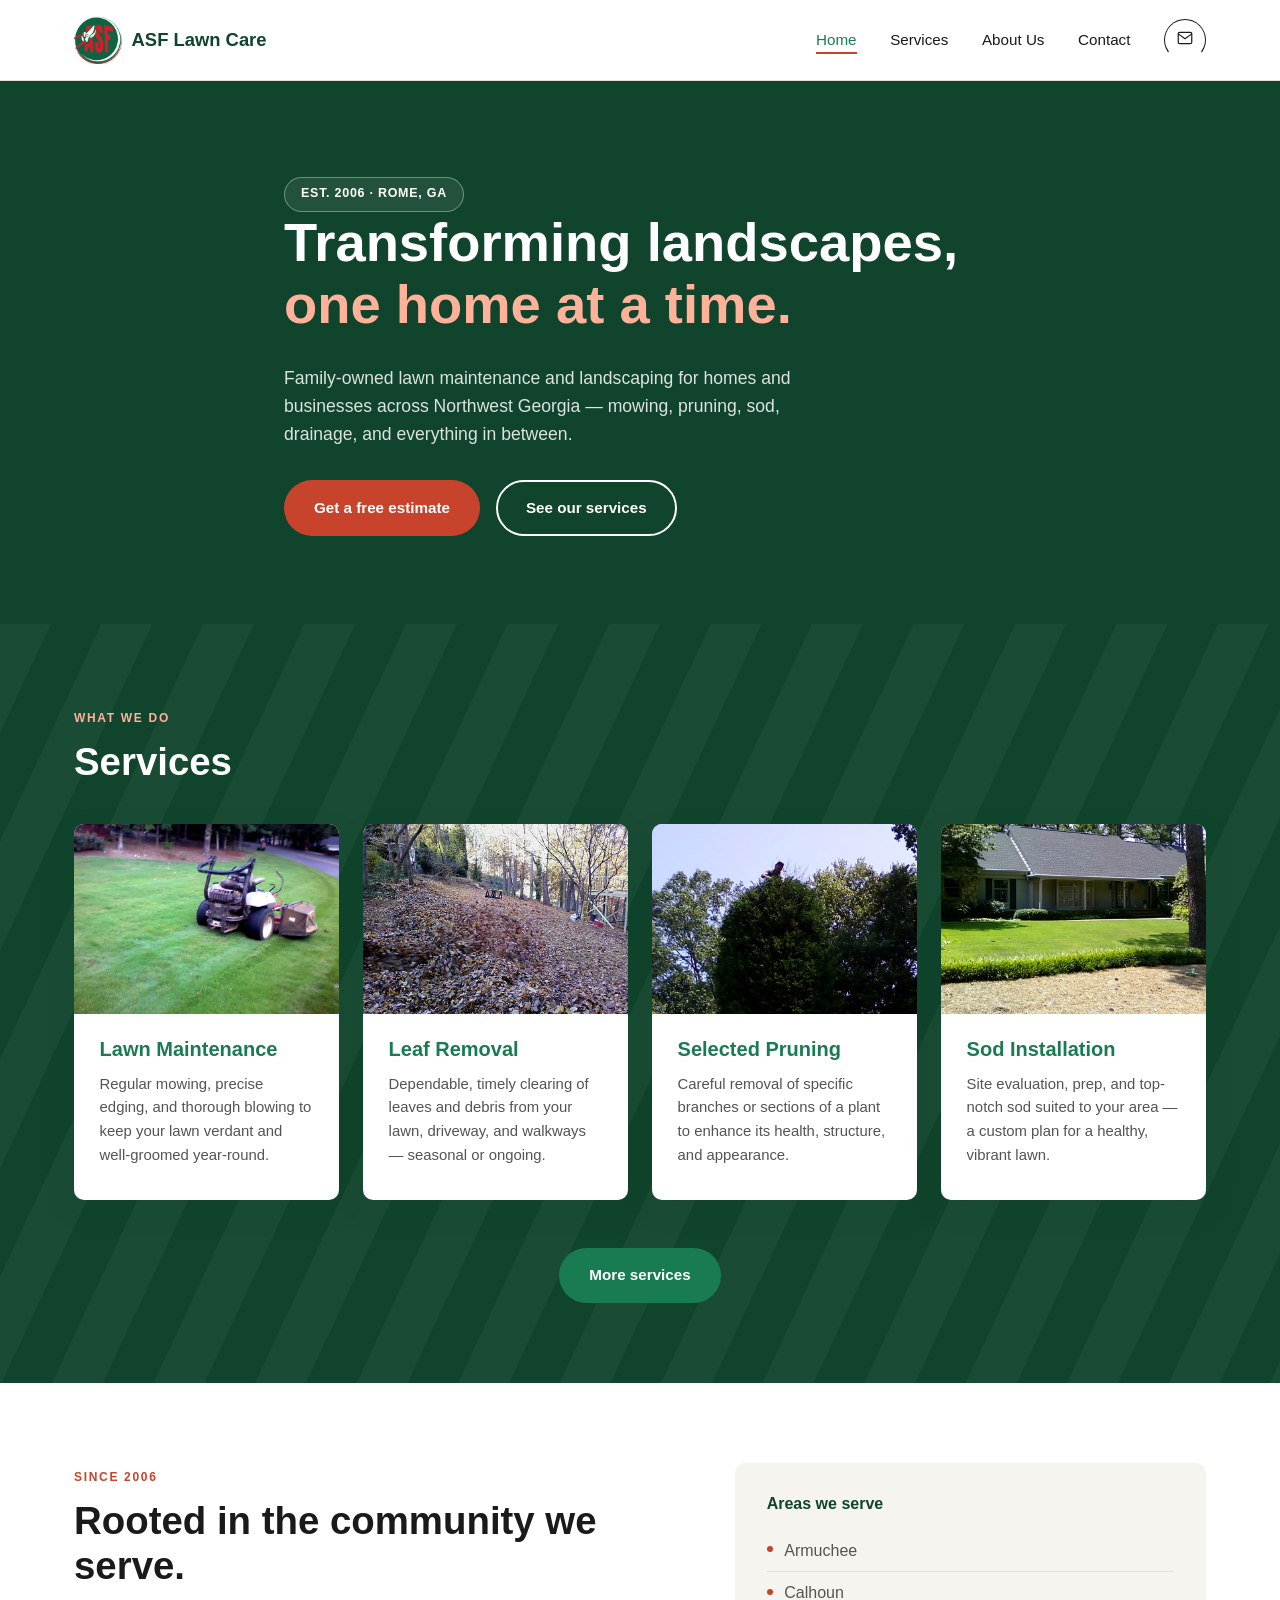
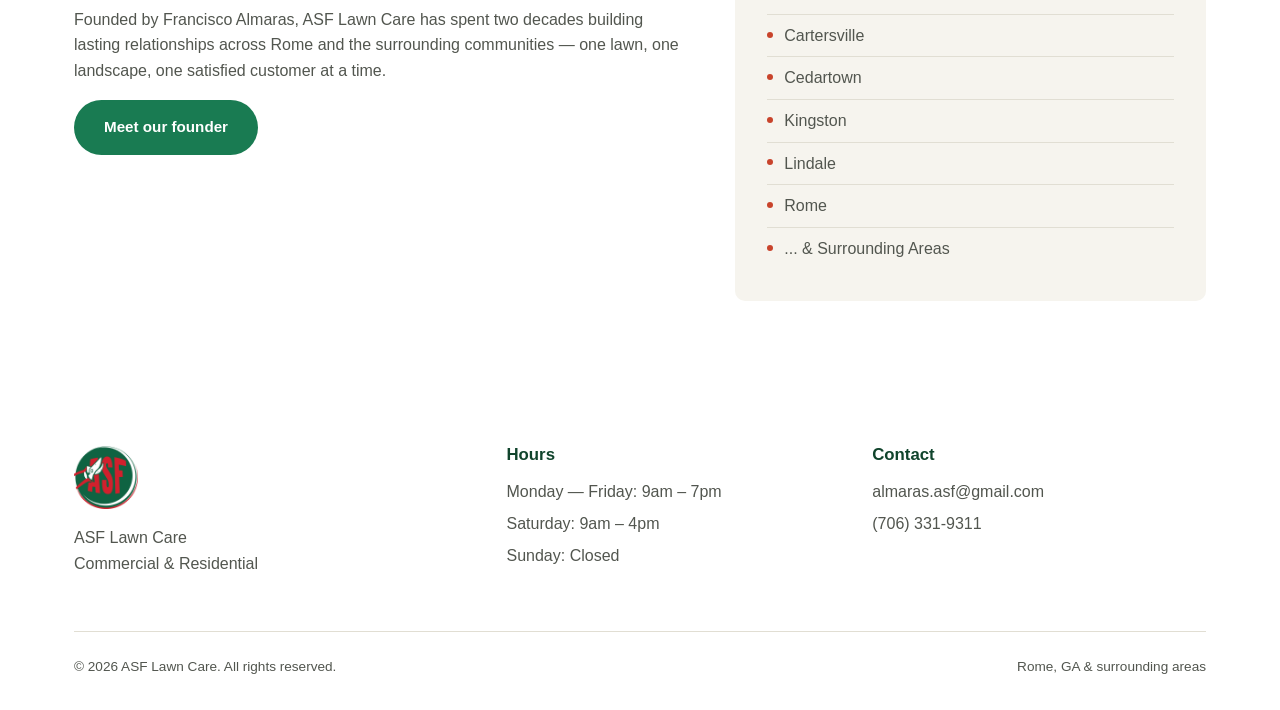
<file: index.html>
<!DOCTYPE html>
<html lang="en">
<head>
<meta charset="UTF-8">
<meta name="viewport" content="width=device-width, initial-scale=1.0">
<title>ASF Lawn Care | Lawn &amp; Landscape Care in Rome, GA</title>
<meta name="description" content="Family-owned lawn care and landscaping serving Rome, Armuchee, Cartersville, Calhoun, Cedartown, Kingston &amp; Lindale, GA since 2006.">
<meta http-equiv="Content-Security-Policy" content="default-src 'self'; script-src 'self'; style-src 'self' https://fonts.googleapis.com; font-src https://fonts.gstatic.com; img-src 'self'; connect-src 'self' https://formspree.io; form-action 'self' https://formspree.io; frame-ancestors 'none'; base-uri 'self'; object-src 'none';">

<link rel="preconnect" href="https://fonts.googleapis.com">
<link rel="preconnect" href="https://fonts.gstatic.com" crossorigin>
<link href="https://fonts.googleapis.com/css2?family=DM+Sans:wght@400;500;700&family=Poppins:wght@500;600;700&display=swap" rel="stylesheet">

<link rel="stylesheet" href="css/style.css">
<link rel="stylesheet" href="css/index.css">
</head>
<body>

<!-- ========== HEADER ========== -->
<header class="site-header">
  <nav class="nav">
    <a href="index.html" class="nav__logo">
      <!-- PLACEHOLDER LOGO MARK — swap for images/logo-color.png once uploaded -->
      <span class="nav__logo-mark"><img src="images/asf_logo.png" alt="ASF Lawn Care logo"></span>
      ASF Lawn Care
    </a>

    <button class="nav__toggle" id="navToggle" aria-label="Toggle menu" aria-expanded="false">
      <span></span><span></span><span></span>
    </button>

    <ul class="nav__links" id="navLinks">
      <li><a href="index.html" aria-current="page">Home</a></li>
      <li><a href="services.html">Services</a></li>
      <li><a href="about.html">About Us</a></li>
      <li><a href="contact.html">Contact</a></li>
      <li>
        <a href="contact.html" class="nav__contact-btn" aria-label="Contact us">
          <svg viewBox="0 0 24 24" fill="none" xmlns="http://www.w3.org/2000/svg">
            <path d="M3 6.5L12 13L21 6.5" stroke="currentColor" stroke-width="1.6" stroke-linecap="round" stroke-linejoin="round"/>
            <rect x="3" y="4.5" width="18" height="15" rx="2" stroke="currentColor" stroke-width="1.6"/>
          </svg>
        </a>
      </li>
    </ul>
  </nav>
</header>

<!-- ========== HERO ========== -->
<section class="hero mow-stripes">
  <div class="container hero__inner">
    <span class="badge">Est. 2006 · Rome, GA</span>
    <h1>Transforming landscapes, <span>one home at a time.</span></h1>
    <p class="hero__lede">Family-owned lawn maintenance and landscaping for homes and businesses across Northwest Georgia — mowing, pruning, sod, drainage, and everything in between.</p>
    <div class="hero__actions">
      <a href="contact.html" class="btn btn--rust">Get a free estimate</a>
      <a href="services.html" class="btn btn--outline">See our services</a>
    </div>
  </div>
</section>

<!-- ========== SERVICES PREVIEW ========== -->
<section class="section section--forest mow-stripes">
  <div class="container">
    <div class="section-head">
      <span class="eyebrow">What we do</span>
      <h2>Services</h2>
    </div>

    <div class="service-grid">
      <article class="service-card">
        <img class="service-card__img" src="images/services/lawn-maintenance.jpg" alt="Zero-turn mower cutting fresh stripes into a lawn" loading="lazy" width="800" height="600">
        <div class="service-card__body">
          <h3>Lawn Maintenance</h3>
          <p>Regular mowing, precise edging, and thorough blowing to keep your lawn verdant and well-groomed year-round.</p>
        </div>
      </article>
      <article class="service-card">
        <img class="service-card__img" src="images/services/leaf-removal.jpg" alt="Leaves being cleared from a wooded backyard" loading="lazy" width="800" height="600">
        <div class="service-card__body">
          <h3>Leaf Removal</h3>
          <p>Dependable, timely clearing of leaves and debris from your lawn, driveway, and walkways — seasonal or ongoing.</p>
        </div>
      </article>
      <article class="service-card">
        <img class="service-card__img" src="images/services/selected-pruning.jpg" alt="ASF crew member trimming the top of a tall hedge" loading="lazy" width="800" height="600">
        <div class="service-card__body">
          <h3>Selected Pruning</h3>
          <p>Careful removal of specific branches or sections of a plant to enhance its health, structure, and appearance.</p>
        </div>
      </article>
      <article class="service-card">
        <img class="service-card__img" src="images/services/sod-installation.jpg" alt="Lush, healthy lawn in front of a home" loading="lazy" width="800" height="600">
        <div class="service-card__body">
          <h3>Sod Installation</h3>
          <p>Site evaluation, prep, and top-notch sod suited to your area — a custom plan for a healthy, vibrant lawn.</p>
        </div>
      </article>
    </div>

    <div class="service-grid__more">
      <a href="services.html" class="btn btn--primary">More services</a>
    </div>
  </div>
</section>

<!-- ========== ABOUT TEASER ========== -->
<section class="section about-teaser">
  <div class="container about-teaser__grid">
    <div>
      <span class="eyebrow">Since 2006</span>
      <h2>Rooted in the community we serve.</h2>
      <p>Founded by Francisco Almaras, ASF Lawn Care has spent two decades building lasting relationships across Rome and the surrounding communities — one lawn, one landscape, one satisfied customer at a time.</p>
      <a href="about.html" class="btn btn--primary">Meet our founder</a>
    </div>
    <div class="about-teaser__areas">
      <h4>Areas we serve</h4>
      <ul class="area-list">
        <li>Armuchee</li>
        <li>Calhoun</li>
        <li>Cartersville</li>
        <li>Cedartown</li>
        <li>Kingston</li>
        <li>Lindale</li>
        <li>Rome</li>
        <li>... &amp; Surrounding Areas</li>
      </ul>
    </div>
  </div>
</section>

<!-- ========== FOOTER ========== -->
<footer class="site-footer">
  <div class="container">
    <div class="footer-grid">
      <div class="footer-col">
        <a href="index.html" class="nav__logo footer-logo">
          <span class="nav__logo-mark"><img src="images/asf_logo.png" alt="ASF Lawn Care logo"></span>
        </a>
        <p>ASF Lawn Care<br>Commercial &amp; Residential</p>
      </div>
      <div class="footer-col">
        <h4>Hours</h4>
        <p>Monday — Friday: 9am – 7pm</p>
        <p>Saturday: 9am – 4pm</p>
        <p>Sunday: Closed</p>
      </div>
      <div class="footer-col">
        <h4>Contact</h4>
        <p><a href="mailto:almaras.asf@gmail.com">almaras.asf@gmail.com</a></p>
        <p><a href="tel:+17063319311">(706) 331-9311</a></p>
      </div>
    </div>
    <div class="footer-bottom">
      <span>© <span id="year"></span> ASF Lawn Care. All rights reserved.</span>
      <span>Rome, GA &amp; surrounding areas</span>
    </div>
  </div>
</footer>

<script src="js/main.js"></script>
</body>
</html>
</file>
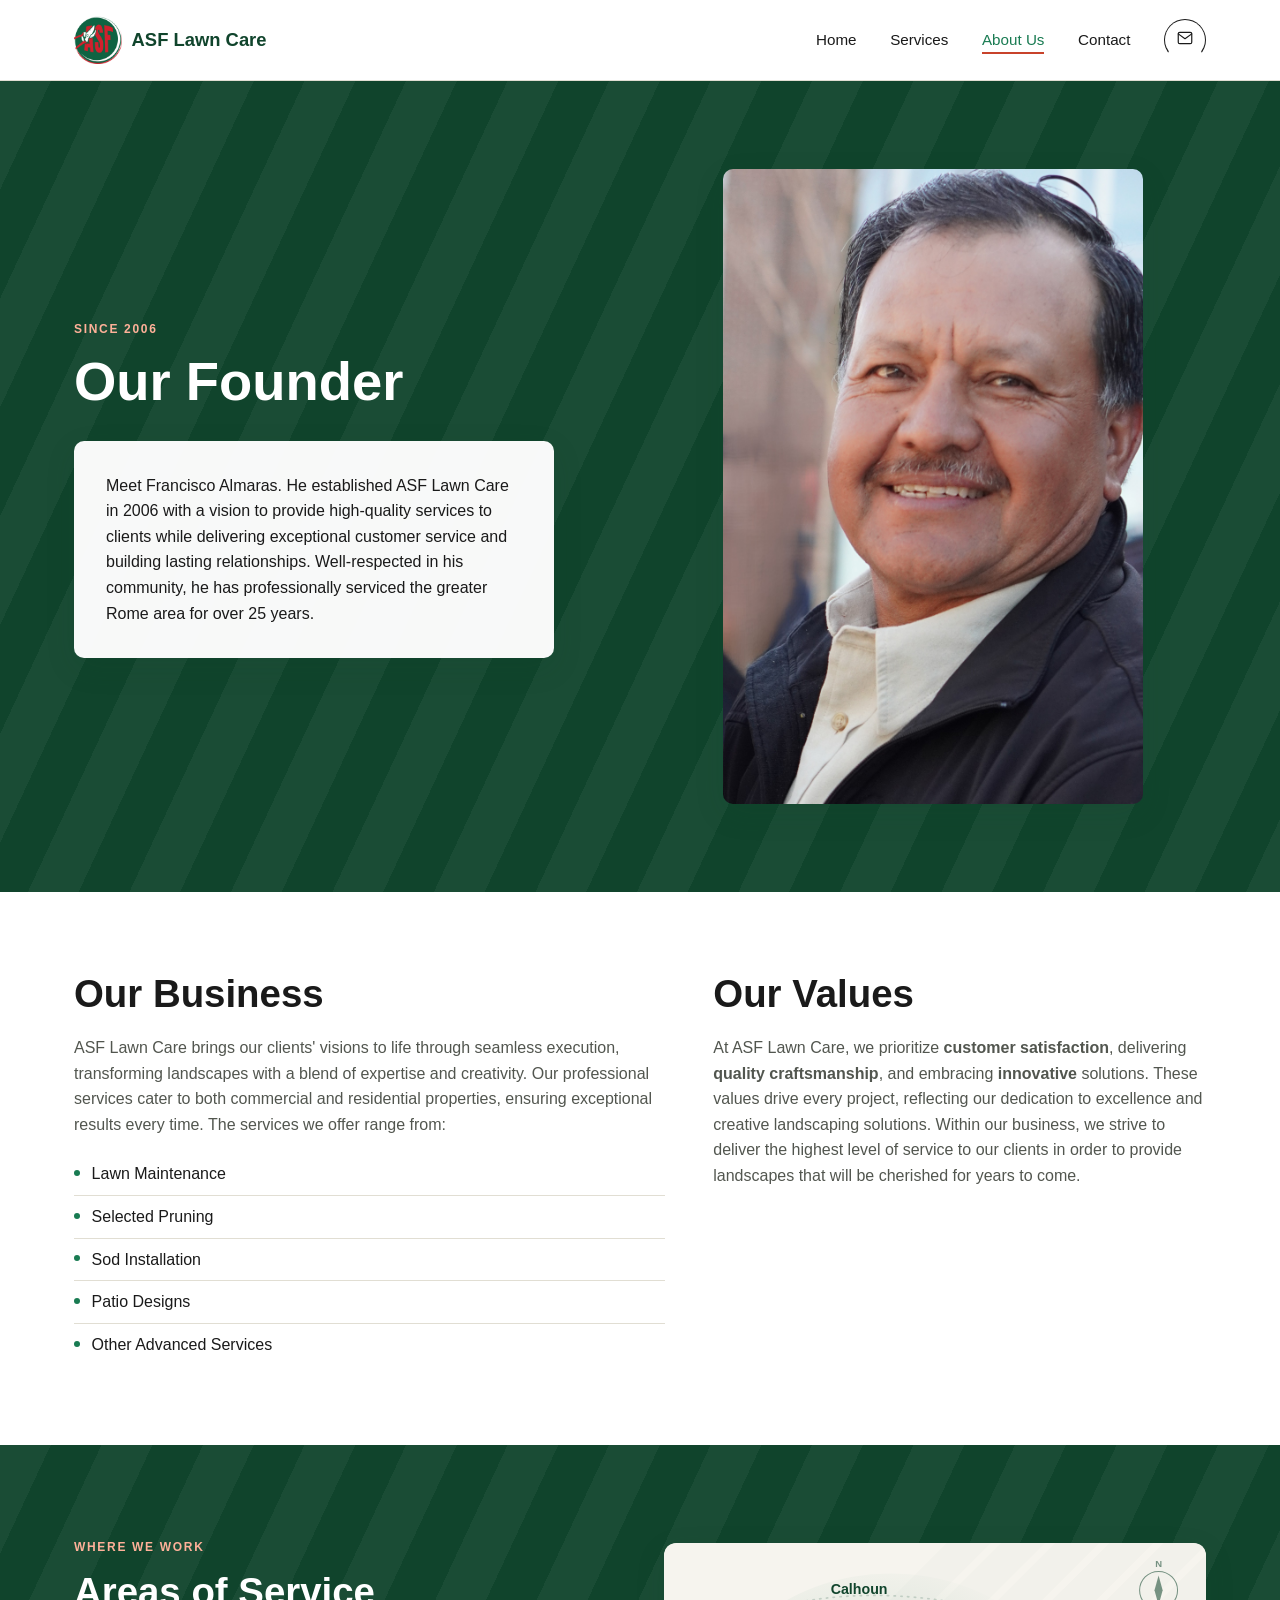
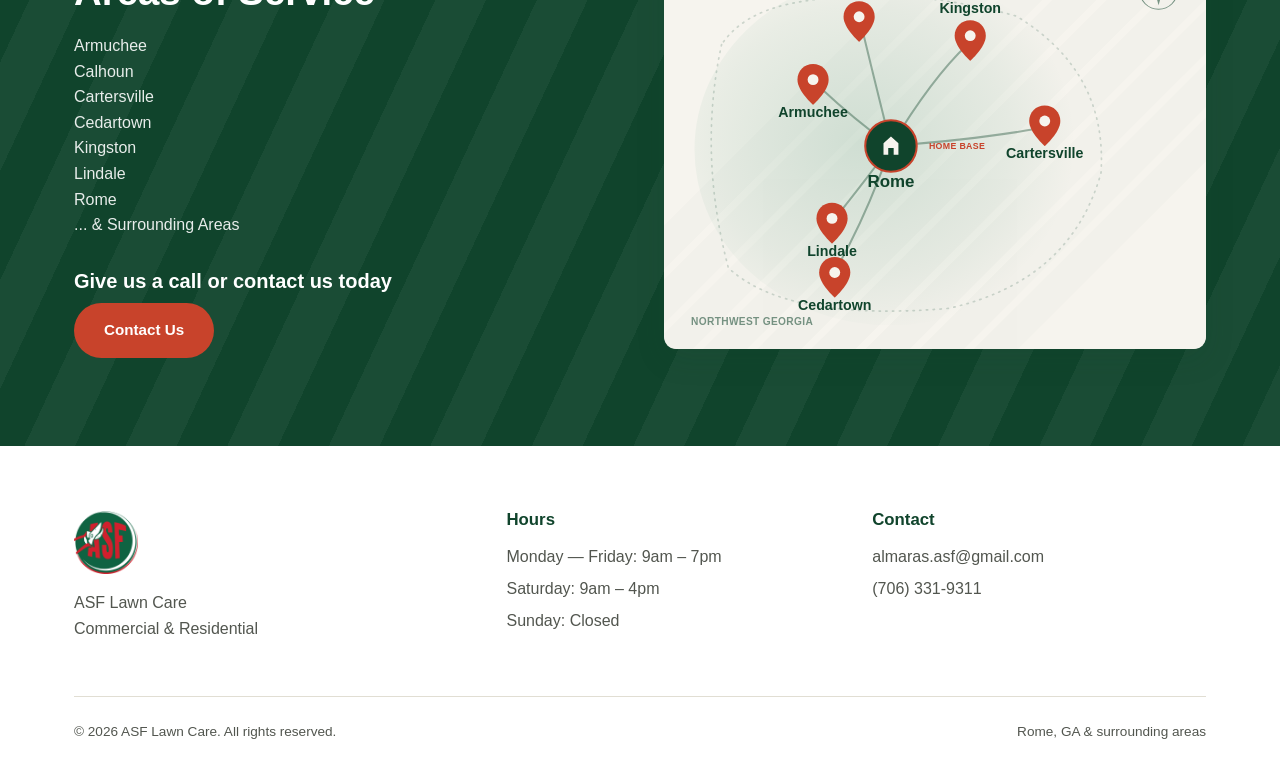
<file: about.html>
<!DOCTYPE html>
<html lang="en">
<head>
<meta charset="UTF-8">
<meta name="viewport" content="width=device-width, initial-scale=1.0">
<title>About Us | ASF Lawn Care</title>
<meta name="description" content="Meet Francisco Almaras, founder of ASF Lawn Care, serving the greater Rome, GA area since 2006.">
<meta http-equiv="Content-Security-Policy" content="default-src 'self'; script-src 'self'; style-src 'self' https://fonts.googleapis.com; font-src https://fonts.gstatic.com; img-src 'self'; connect-src 'self' https://formspree.io; form-action 'self' https://formspree.io; frame-ancestors 'none'; base-uri 'self'; object-src 'none';">

<link rel="preconnect" href="https://fonts.googleapis.com">
<link rel="preconnect" href="https://fonts.gstatic.com" crossorigin>
<link href="https://fonts.googleapis.com/css2?family=DM+Sans:wght@400;500;700&family=Poppins:wght@500;600;700&display=swap" rel="stylesheet">

<link rel="stylesheet" href="css/style.css">
<link rel="stylesheet" href="css/about.css">
</head>
<body>

<!-- ========== HEADER ========== -->
<header class="site-header">
  <nav class="nav">
    <a href="index.html" class="nav__logo">
      <span class="nav__logo-mark"><img src="images/asf_logo.png" alt="ASF Lawn Care logo"></span>
      ASF Lawn Care
    </a>
    <button class="nav__toggle" id="navToggle" aria-label="Toggle menu" aria-expanded="false">
      <span></span><span></span><span></span>
    </button>
    <ul class="nav__links" id="navLinks">
      <li><a href="index.html">Home</a></li>
      <li><a href="services.html">Services</a></li>
      <li><a href="about.html" aria-current="page">About Us</a></li>
      <li><a href="contact.html">Contact</a></li>
      <li>
        <a href="contact.html" class="nav__contact-btn" aria-label="Contact us">
          <svg viewBox="0 0 24 24" fill="none" xmlns="http://www.w3.org/2000/svg">
            <path d="M3 6.5L12 13L21 6.5" stroke="currentColor" stroke-width="1.6" stroke-linecap="round" stroke-linejoin="round"/>
            <rect x="3" y="4.5" width="18" height="15" rx="2" stroke="currentColor" stroke-width="1.6"/>
          </svg>
        </a>
      </li>
    </ul>
  </nav>
</header>

<!-- ========== OUR FOUNDER ========== -->
<section class="section section--forest mow-stripes founder-section">
  <div class="container founder-grid">
    <div class="founder-copy">
      <span class="eyebrow">Since 2006</span>
      <h1>Our Founder</h1>
      <div class="founder-card">
        <p>Meet Francisco Almaras. He established ASF Lawn Care in 2006 with a vision to provide high-quality services to clients while delivering exceptional customer service and building lasting relationships. Well-respected in his community, he has professionally serviced the greater Rome area for over 25 years.</p>
      </div>
    </div>
    <img class="founder-photo" src="images/founder.jpg" alt="Francisco Almaras, founder of ASF Lawn Care" width="900" height="1374">
  </div>
</section>

<!-- ========== OUR BUSINESS / VALUES ========== -->
<section class="section">
  <div class="container business-grid">
    <div>
      <h2>Our Business</h2>
      <p>ASF Lawn Care brings our clients' visions to life through seamless execution, transforming landscapes with a blend of expertise and creativity. Our professional services cater to both commercial and residential properties, ensuring exceptional results every time. The services we offer range from:</p>
      <ul class="business-list">
        <li>Lawn Maintenance</li>
        <li>Selected Pruning</li>
        <li>Sod Installation</li>
        <li>Patio Designs</li>
        <li>Other Advanced Services</li>
      </ul>
    </div>
    <div>
      <h2>Our Values</h2>
      <p>At ASF Lawn Care, we prioritize <strong>customer satisfaction</strong>, delivering <strong>quality craftsmanship</strong>, and embracing <strong>innovative</strong> solutions. These values drive every project, reflecting our dedication to excellence and creative landscaping solutions. Within our business, we strive to deliver the highest level of service to our clients in order to provide landscapes that will be cherished for years to come.</p>
    </div>
  </div>
</section>

<!-- ========== AREAS OF SERVICE ========== -->
<section class="section section--forest mow-stripes areas-section">
  <div class="container areas-grid">
    <div>
      <span class="eyebrow">Where we work</span>
      <h2>Areas of Service</h2>
      <ul class="area-list area-list--light">
        <li>Armuchee</li>
        <li>Calhoun</li>
        <li>Cartersville</li>
        <li>Cedartown</li>
        <li>Kingston</li>
        <li>Lindale</li>
        <li>Rome</li>
        <li>... &amp; Surrounding Areas</li>
      </ul>
      <h3 class="areas-cta-heading">Give us a call or contact us today</h3>
      <a href="contact.html" class="btn btn--rust">Contact Us</a>
    </div>
    <img class="areas-photo" src="images/areas-map.svg" alt="Map of ASF Lawn Care's Northwest Georgia service area, centered on Rome, GA, covering Armuchee, Cartersville, Calhoun, Cedartown, Kingston, and Lindale" width="800" height="600">
  </div>
</section>

<!-- ========== FOOTER ========== -->
<footer class="site-footer">
  <div class="container">
    <div class="footer-grid">
      <div class="footer-col">
        <a href="index.html" class="nav__logo footer-logo">
          <span class="nav__logo-mark"><img src="images/asf_logo.png" alt="ASF Lawn Care logo"></span>
        </a>
        <p>ASF Lawn Care<br>Commercial &amp; Residential</p>
      </div>
      <div class="footer-col">
        <h4>Hours</h4>
        <p>Monday — Friday: 9am – 7pm</p>
        <p>Saturday: 9am – 4pm</p>
        <p>Sunday: Closed</p>
      </div>
      <div class="footer-col">
        <h4>Contact</h4>
        <p><a href="mailto:almaras.asf@gmail.com">almaras.asf@gmail.com</a></p>
        <p><a href="tel:+17063319311">(706) 331-9311</a></p>
      </div>
    </div>
    <div class="footer-bottom">
      <span>© <span id="year"></span> ASF Lawn Care. All rights reserved.</span>
      <span>Rome, GA &amp; surrounding areas</span>
    </div>
  </div>
</footer>

<script src="js/main.js"></script>
</body>
</html>
</file>
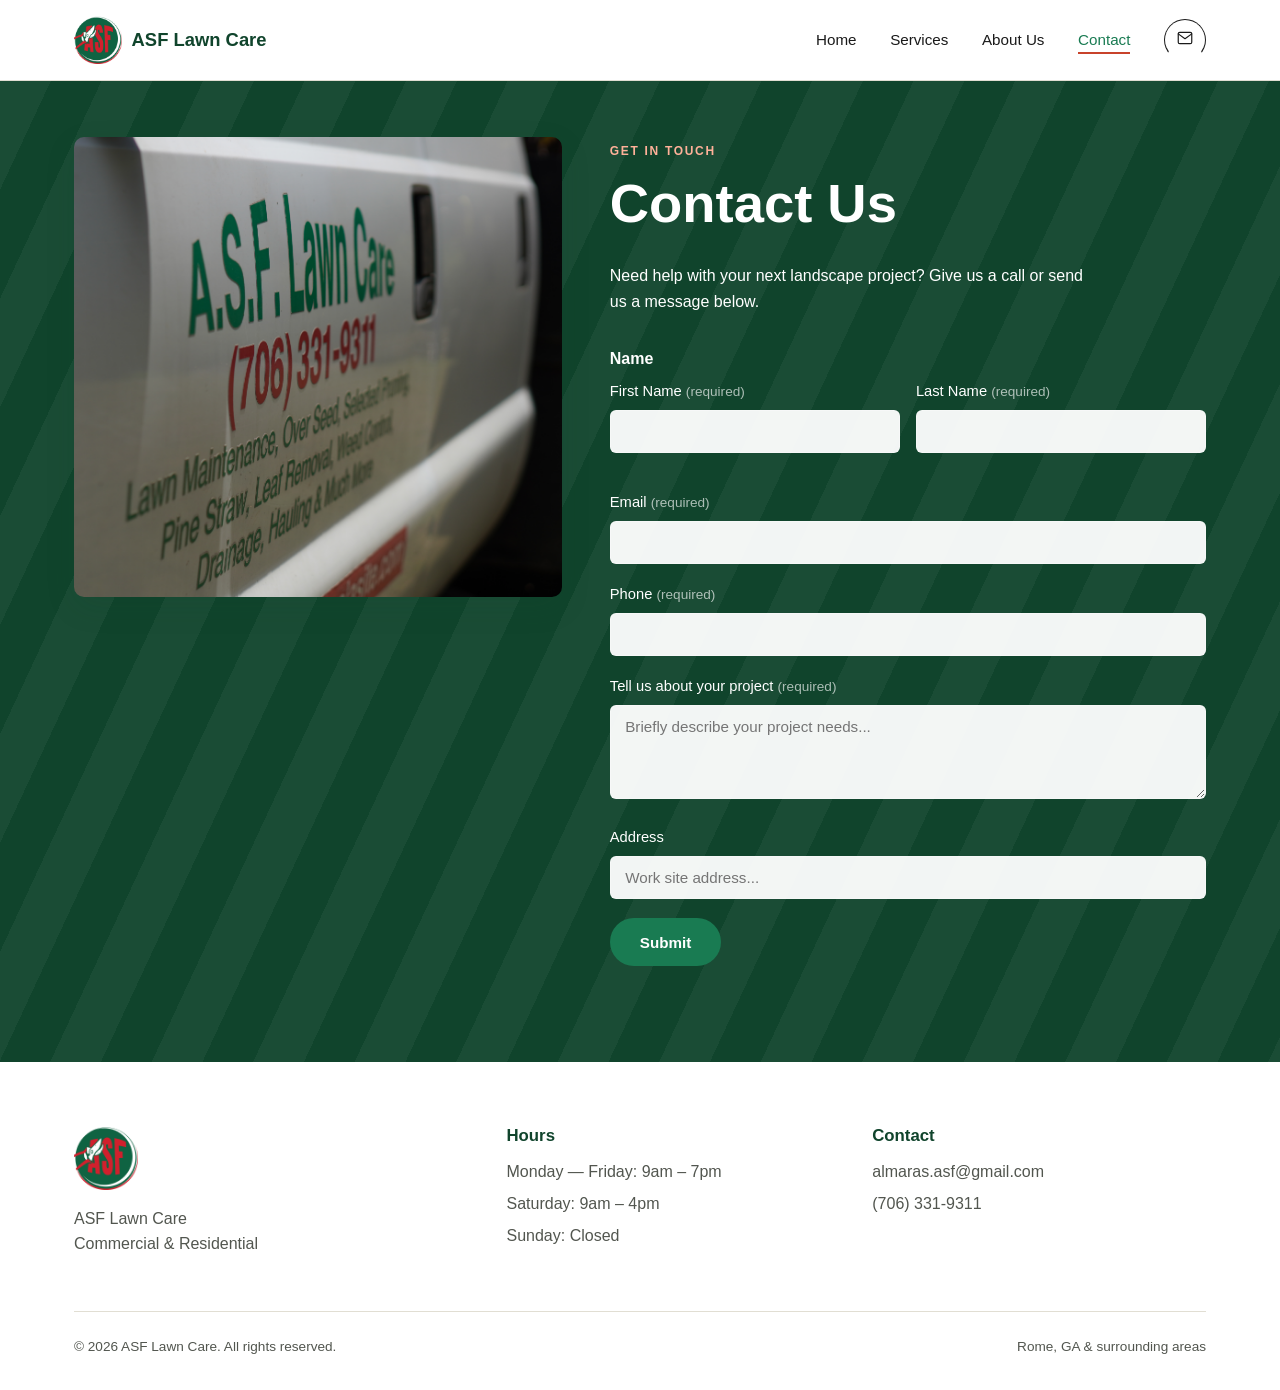
<file: contact.html>
<!DOCTYPE html>
<html lang="en">
<head>
<meta charset="UTF-8">
<meta name="viewport" content="width=device-width, initial-scale=1.0">
<title>Contact | ASF Lawn Care</title>
<meta name="description" content="Get a free estimate from ASF Lawn Care. Serving Rome, Armuchee, Cartersville, Calhoun, Cedartown, Kingston &amp; Lindale, GA.">
<meta http-equiv="Content-Security-Policy" content="default-src 'self'; script-src 'self'; style-src 'self' https://fonts.googleapis.com; font-src https://fonts.gstatic.com; img-src 'self'; connect-src 'self' https://formspree.io; form-action 'self' https://formspree.io; frame-ancestors 'none'; base-uri 'self'; object-src 'none';">

<link rel="preconnect" href="https://fonts.googleapis.com">
<link rel="preconnect" href="https://fonts.gstatic.com" crossorigin>
<link href="https://fonts.googleapis.com/css2?family=DM+Sans:wght@400;500;700&family=Poppins:wght@500;600;700&display=swap" rel="stylesheet">

<link rel="stylesheet" href="css/style.css">
<link rel="stylesheet" href="css/contact.css">
</head>
<body>

<!-- ========== HEADER ========== -->
<header class="site-header">
  <nav class="nav">
    <a href="index.html" class="nav__logo">
      <span class="nav__logo-mark"><img src="images/asf_logo.png" alt="ASF Lawn Care logo"></span>
      ASF Lawn Care
    </a>
    <button class="nav__toggle" id="navToggle" aria-label="Toggle menu" aria-expanded="false">
      <span></span><span></span><span></span>
    </button>
    <ul class="nav__links" id="navLinks">
      <li><a href="index.html">Home</a></li>
      <li><a href="services.html">Services</a></li>
      <li><a href="about.html">About Us</a></li>
      <li><a href="contact.html" aria-current="page">Contact</a></li>
      <li>
        <a href="contact.html" class="nav__contact-btn" aria-label="Contact us">
          <svg viewBox="0 0 24 24" fill="none" xmlns="http://www.w3.org/2000/svg">
            <path d="M3 6.5L12 13L21 6.5" stroke="currentColor" stroke-width="1.6" stroke-linecap="round" stroke-linejoin="round"/>
            <rect x="3" y="4.5" width="18" height="15" rx="2" stroke="currentColor" stroke-width="1.6"/>
          </svg>
        </a>
      </li>
    </ul>
  </nav>
</header>

<!-- ========== CONTACT ========== -->
<section class="section section--forest mow-stripes contact-section">
  <div class="container contact-grid">

    <img class="contact-photo" src="images/truck-decal.jpg" alt="Close-up of the A.S.F. Lawn Care truck decal, showing the phone number (706) 331-9311 and list of services" width="1300" height="1143">

    <div class="contact-form-wrap">
      <span class="eyebrow">Get in touch</span>
      <h1>Contact Us</h1>
      <p class="contact-intro">Need help with your next landscape project? Give us a call or send us a message below.</p>

      <form id="contactForm" action="https://formspree.io/f/xvkgojwn" method="POST" novalidate>
        <input type="hidden" name="_subject" id="formSubject" value="New ASF Lawn Care website lead">
        <fieldset>
          <legend>Name</legend>
          <div class="form-row">
            <div class="form-field">
              <label for="firstName">First Name <span>(required)</span></label>
              <input type="text" id="firstName" name="firstName" required>
            </div>
            <div class="form-field">
              <label for="lastName">Last Name <span>(required)</span></label>
              <input type="text" id="lastName" name="lastName" required>
            </div>
          </div>
        </fieldset>

        <div class="form-field">
          <label for="email">Email <span>(required)</span></label>
          <input type="email" id="email" name="email" required>
        </div>

        <div class="form-field">
          <label for="phone">Phone <span>(required)</span></label>
          <input type="tel" id="phone" name="phone" required>
        </div>

        <div class="form-field">
          <label for="message">Tell us about your project <span>(required)</span></label>
          <textarea id="message" name="message" rows="4" placeholder="Briefly describe your project needs..." required></textarea>
        </div>

        <div class="form-field">
          <label for="address">Address</label>
          <input type="text" id="address" name="address" placeholder="Work site address...">
        </div>

        <button type="submit" class="btn btn--primary">Submit</button>
        <p class="form-status" id="formStatus" role="status" aria-live="polite"></p>
      </form>
    </div>
  </div>
</section>

<!-- ========== FOOTER ========== -->
<footer class="site-footer">
  <div class="container">
    <div class="footer-grid">
      <div class="footer-col">
        <a href="index.html" class="nav__logo footer-logo">
          <span class="nav__logo-mark"><img src="images/asf_logo.png" alt="ASF Lawn Care logo"></span>
        </a>
        <p>ASF Lawn Care<br>Commercial &amp; Residential</p>
      </div>
      <div class="footer-col">
        <h4>Hours</h4>
        <p>Monday — Friday: 9am – 7pm</p>
        <p>Saturday: 9am – 4pm</p>
        <p>Sunday: Closed</p>
      </div>
      <div class="footer-col">
        <h4>Contact</h4>
        <p><a href="mailto:almaras.asf@gmail.com">almaras.asf@gmail.com</a></p>
        <p><a href="tel:+17063319311">(706) 331-9311</a></p>
      </div>
    </div>
    <div class="footer-bottom">
      <span>© <span id="year"></span> ASF Lawn Care. All rights reserved.</span>
      <span>Rome, GA &amp; surrounding areas</span>
    </div>
  </div>
</footer>

<script src="js/main.js"></script>
</body>
</html>
</file>
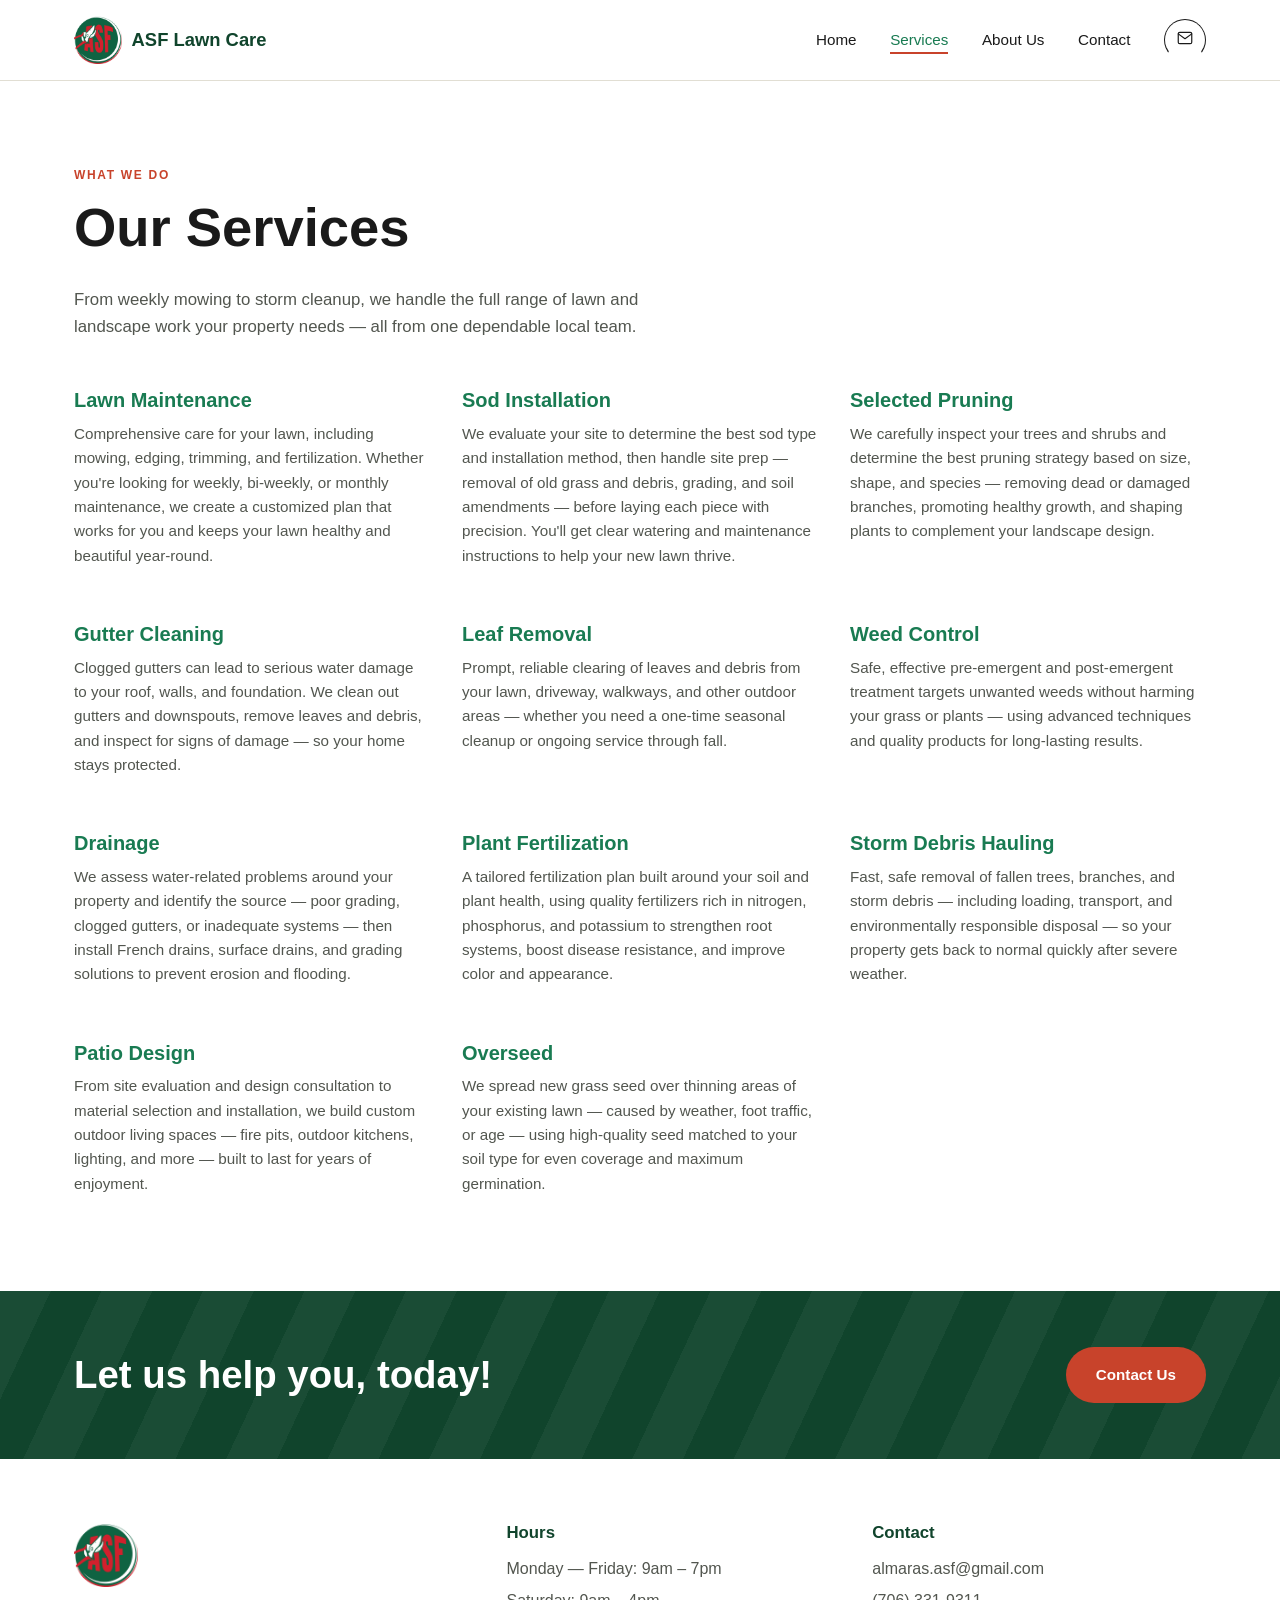
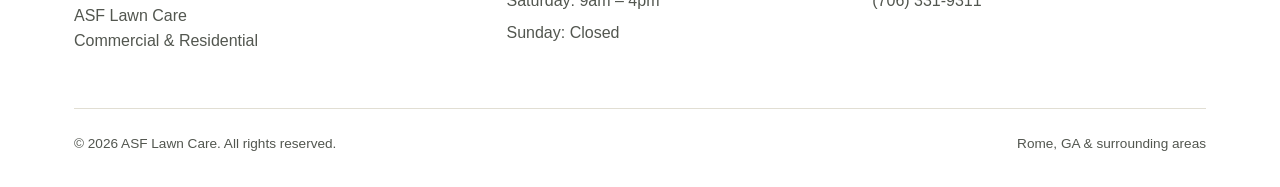
<file: services.html>
<!DOCTYPE html>
<html lang="en">
<head>
<meta charset="UTF-8">
<meta name="viewport" content="width=device-width, initial-scale=1.0">
<title>Services | ASF Lawn Care</title>
<meta name="description" content="Lawn maintenance, pruning, sod installation, drainage, storm cleanup and more from ASF Lawn Care, serving Rome, GA and Northwest Georgia since 2006.">
<meta http-equiv="Content-Security-Policy" content="default-src 'self'; script-src 'self'; style-src 'self' https://fonts.googleapis.com; font-src https://fonts.gstatic.com; img-src 'self'; connect-src 'self' https://formspree.io; form-action 'self' https://formspree.io; frame-ancestors 'none'; base-uri 'self'; object-src 'none';">

<link rel="preconnect" href="https://fonts.googleapis.com">
<link rel="preconnect" href="https://fonts.gstatic.com" crossorigin>
<link href="https://fonts.googleapis.com/css2?family=DM+Sans:wght@400;500;700&family=Poppins:wght@500;600;700&display=swap" rel="stylesheet">

<link rel="stylesheet" href="css/style.css">
<link rel="stylesheet" href="css/services.css">
</head>
<body>

<!-- ========== HEADER ========== -->
<header class="site-header">
  <nav class="nav">
    <a href="index.html" class="nav__logo">
      <span class="nav__logo-mark"><img src="images/asf_logo.png" alt="ASF Lawn Care logo"></span>
      ASF Lawn Care
    </a>
    <button class="nav__toggle" id="navToggle" aria-label="Toggle menu" aria-expanded="false">
      <span></span><span></span><span></span>
    </button>
    <ul class="nav__links" id="navLinks">
      <li><a href="index.html">Home</a></li>
      <li><a href="services.html" aria-current="page">Services</a></li>
      <li><a href="about.html">About Us</a></li>
      <li><a href="contact.html">Contact</a></li>
      <li>
        <a href="contact.html" class="nav__contact-btn" aria-label="Contact us">
          <svg viewBox="0 0 24 24" fill="none" xmlns="http://www.w3.org/2000/svg">
            <path d="M3 6.5L12 13L21 6.5" stroke="currentColor" stroke-width="1.6" stroke-linecap="round" stroke-linejoin="round"/>
            <rect x="3" y="4.5" width="18" height="15" rx="2" stroke="currentColor" stroke-width="1.6"/>
          </svg>
        </a>
      </li>
    </ul>
  </nav>
</header>

<!-- ========== PAGE HEADER ========== -->
<section class="section services-intro">
  <div class="container">
    <span class="eyebrow">What we do</span>
    <h1>Our Services</h1>
    <p class="services-intro__lede">From weekly mowing to storm cleanup, we handle the full range of lawn and landscape work your property needs — all from one dependable local team.</p>
  </div>
</section>

<!-- ========== FULL SERVICE GRID ========== -->
<section class="section services-grid-section">
  <div class="container">
    <div class="full-service-grid">

      <article class="full-service">
        <h3>Lawn Maintenance</h3>
        <p>Comprehensive care for your lawn, including mowing, edging, trimming, and fertilization. Whether you're looking for weekly, bi-weekly, or monthly maintenance, we create a customized plan that works for you and keeps your lawn healthy and beautiful year-round.</p>
      </article>

      <article class="full-service">
        <h3>Sod Installation</h3>
        <p>We evaluate your site to determine the best sod type and installation method, then handle site prep — removal of old grass and debris, grading, and soil amendments — before laying each piece with precision. You'll get clear watering and maintenance instructions to help your new lawn thrive.</p>
      </article>

      <article class="full-service">
        <h3>Selected Pruning</h3>
        <p>We carefully inspect your trees and shrubs and determine the best pruning strategy based on size, shape, and species — removing dead or damaged branches, promoting healthy growth, and shaping plants to complement your landscape design.</p>
      </article>

      <article class="full-service">
        <h3>Gutter Cleaning</h3>
        <p>Clogged gutters can lead to serious water damage to your roof, walls, and foundation. We clean out gutters and downspouts, remove leaves and debris, and inspect for signs of damage — so your home stays protected.</p>
      </article>

      <article class="full-service">
        <h3>Leaf Removal</h3>
        <p>Prompt, reliable clearing of leaves and debris from your lawn, driveway, walkways, and other outdoor areas — whether you need a one-time seasonal cleanup or ongoing service through fall.</p>
      </article>

      <article class="full-service">
        <h3>Weed Control</h3>
        <p>Safe, effective pre-emergent and post-emergent treatment targets unwanted weeds without harming your grass or plants — using advanced techniques and quality products for long-lasting results.</p>
      </article>

      <article class="full-service">
        <h3>Drainage</h3>
        <p>We assess water-related problems around your property and identify the source — poor grading, clogged gutters, or inadequate systems — then install French drains, surface drains, and grading solutions to prevent erosion and flooding.</p>
      </article>

      <article class="full-service">
        <h3>Plant Fertilization</h3>
        <p>A tailored fertilization plan built around your soil and plant health, using quality fertilizers rich in nitrogen, phosphorus, and potassium to strengthen root systems, boost disease resistance, and improve color and appearance.</p>
      </article>

      <article class="full-service">
        <h3>Storm Debris Hauling</h3>
        <p>Fast, safe removal of fallen trees, branches, and storm debris — including loading, transport, and environmentally responsible disposal — so your property gets back to normal quickly after severe weather.</p>
      </article>

      <article class="full-service">
        <h3>Patio Design</h3>
        <p>From site evaluation and design consultation to material selection and installation, we build custom outdoor living spaces — fire pits, outdoor kitchens, lighting, and more — built to last for years of enjoyment.</p>
      </article>

      <article class="full-service">
        <h3>Overseed</h3>
        <p>We spread new grass seed over thinning areas of your existing lawn — caused by weather, foot traffic, or age — using high-quality seed matched to your soil type for even coverage and maximum germination.</p>
      </article>

    </div>
  </div>
</section>

<!-- ========== CTA ========== -->
<section class="section section--forest mow-stripes cta-band">
  <div class="container cta-band__inner">
    <h2>Let us help you, today!</h2>
    <a href="contact.html" class="btn btn--rust">Contact Us</a>
  </div>
</section>

<!-- ========== FOOTER ========== -->
<footer class="site-footer">
  <div class="container">
    <div class="footer-grid">
      <div class="footer-col">
        <a href="index.html" class="nav__logo footer-logo">
          <span class="nav__logo-mark"><img src="images/asf_logo.png" alt="ASF Lawn Care logo"></span>
        </a>
        <p>ASF Lawn Care<br>Commercial &amp; Residential</p>
      </div>
      <div class="footer-col">
        <h4>Hours</h4>
        <p>Monday — Friday: 9am – 7pm</p>
        <p>Saturday: 9am – 4pm</p>
        <p>Sunday: Closed</p>
      </div>
      <div class="footer-col">
        <h4>Contact</h4>
        <p><a href="mailto:almaras.asf@gmail.com">almaras.asf@gmail.com</a></p>
        <p><a href="tel:+17063319311">(706) 331-9311</a></p>
      </div>
    </div>
    <div class="footer-bottom">
      <span>© <span id="year"></span> ASF Lawn Care. All rights reserved.</span>
      <span>Rome, GA &amp; surrounding areas</span>
    </div>
  </div>
</footer>

<script src="js/main.js"></script>
</body>
</html>
</file>
<file: css/style.css>
/* ==========================================================================
   ASF Lawn Care — Global Stylesheet
   ========================================================================== */

:root {
  /* Brand palette (sampled from original site) */
  --forest: #10442c;
  --forest-dark: #0b331f;
  --kelly: #197b52;
  --kelly-light: #22935f;
  --rust: #c8432b;
  --rust-dark: #a8351f;
  --cream: #f6f4ee;
  --white: #ffffff;
  --ink: #1a1a1a;
  --ink-soft: #52564f;
  --border: #e1ded3;

  /* Type */
  --font-heading: "Poppins", "Segoe UI", sans-serif;
  --font-body: "DM Sans", "Segoe UI", sans-serif;

  /* Layout */
  --max-width: 1180px;
  --radius: 10px;
  --shadow: 0 10px 30px rgba(16, 68, 44, 0.12);
}

* {
  box-sizing: border-box;
}

html {
  scroll-behavior: smooth;
}

body {
  margin: 0;
  font-family: var(--font-body);
  color: var(--ink);
  background: var(--white);
  line-height: 1.6;
  -webkit-font-smoothing: antialiased;
}

h1, h2, h3, h4 {
  font-family: var(--font-heading);
  font-weight: 600;
  line-height: 1.15;
  margin: 0 0 0.5em;
  color: var(--ink);
}

h1 { font-size: clamp(2.2rem, 5vw, 3.4rem); font-weight: 700; }
h2 { font-size: clamp(1.7rem, 3.5vw, 2.4rem); }
h3 { font-size: 1.25rem; }

p { margin: 0 0 1em; color: var(--ink-soft); }

a {
  color: inherit;
  text-decoration: none;
}

img { max-width: 100%; display: block; }

ul { margin: 0; padding: 0; list-style: none; }

.container {
  max-width: var(--max-width);
  margin: 0 auto;
  padding: 0 1.5rem;
}

.section {
  padding: 5rem 0;
}

.section--forest {
  background: var(--forest);
  color: var(--white);
}

.section--forest h1,
.section--forest h2,
.section--forest h3,
.section--forest p {
  color: var(--white);
}

.section--cream {
  background: var(--cream);
}

.eyebrow {
  display: inline-block;
  font-family: var(--font-heading);
  font-size: 0.75rem;
  font-weight: 600;
  letter-spacing: 0.14em;
  text-transform: uppercase;
  color: var(--rust);
  margin-bottom: 0.75rem;
}

.section--forest .eyebrow { color: #ffb199; }

/* ---------- Buttons ---------- */

.btn {
  display: inline-flex;
  align-items: center;
  gap: 0.5rem;
  font-family: var(--font-heading);
  font-weight: 600;
  font-size: 0.95rem;
  padding: 0.85rem 1.75rem;
  border-radius: 999px;
  border: 2px solid transparent;
  cursor: pointer;
  transition: transform 0.15s ease, background 0.2s ease, color 0.2s ease, border-color 0.2s ease;
}

.btn:hover { transform: translateY(-2px); }

.btn--primary {
  background: var(--kelly);
  color: var(--white);
}
.btn--primary:hover { background: var(--kelly-light); }

.btn--rust {
  background: var(--rust);
  color: var(--white);
}
.btn--rust:hover { background: var(--rust-dark); }

.btn--outline {
  background: transparent;
  border-color: var(--white);
  color: var(--white);
}
.btn--outline:hover { background: var(--white); color: var(--forest); }

/* ---------- Header / Nav ---------- */

.site-header {
  position: sticky;
  top: 0;
  z-index: 50;
  background: var(--white);
  border-bottom: 1px solid var(--border);
}

.nav {
  display: flex;
  align-items: center;
  justify-content: space-between;
  padding: 1rem 1.5rem;
  max-width: var(--max-width);
  margin: 0 auto;
}

.nav__logo {
  display: flex;
  align-items: center;
  gap: 0.6rem;
  font-family: var(--font-heading);
  font-weight: 700;
  font-size: 1.15rem;
  color: var(--forest);
}

.nav__logo-mark {
  width: 48px;
  height: 48px;
  display: flex;
  align-items: center;
  justify-content: center;
  flex-shrink: 0;
}

.nav__logo-mark img {
  width: 100%;
  height: 100%;
  object-fit: contain;
}

.nav__links {
  display: flex;
  align-items: center;
  gap: 2.1rem;
}

.nav__links a {
  font-family: var(--font-heading);
  font-weight: 500;
  font-size: 0.95rem;
  color: var(--ink);
  padding-bottom: 4px;
  border-bottom: 2px solid transparent;
  transition: border-color 0.2s ease, color 0.2s ease;
}

.nav__links a:hover,
.nav__links a[aria-current="page"] {
  color: var(--kelly);
  border-color: var(--rust);
}

.nav__contact-btn {
  width: 42px;
  height: 42px;
  border-radius: 50%;
  border: 1.5px solid var(--ink);
  display: flex;
  align-items: center;
  justify-content: center;
  flex-shrink: 0;
}

.nav__contact-btn svg { width: 18px; height: 18px; }

.nav__toggle {
  display: none;
  background: none;
  border: none;
  cursor: pointer;
  padding: 0.4rem;
}

.nav__toggle span {
  display: block;
  width: 24px;
  height: 2px;
  background: var(--forest);
  margin: 5px 0;
  transition: 0.2s ease;
}

/* ---------- Mown-stripe signature motif ----------
   A nod to freshly mowed lawn stripes — used sparingly as a
   background texture on hero / divider sections. */

.mow-stripes {
  background-image: repeating-linear-gradient(
    115deg,
    rgba(255, 255, 255, 0.045) 0px,
    rgba(255, 255, 255, 0.045) 46px,
    transparent 46px,
    transparent 92px
  );
}

.section-divider {
  height: 64px;
  background: var(--white);
  clip-path: polygon(0 100%, 50% 0, 100% 100%);
  margin-top: -1px;
}

.section-divider--into-forest { background: var(--forest); }
.section-divider--from-forest {
  background: var(--white);
  transform: rotate(180deg);
}

/* ---------- Badge (echoes the "EST. 2006" seal in the logo) ---------- */

.badge {
  display: inline-flex;
  align-items: center;
  gap: 0.6rem;
  background: rgba(255, 255, 255, 0.08);
  border: 1px solid rgba(255, 255, 255, 0.35);
  border-radius: 999px;
  padding: 0.4rem 1rem;
  font-family: var(--font-heading);
  font-size: 0.78rem;
  font-weight: 600;
  letter-spacing: 0.06em;
  text-transform: uppercase;
}

/* ---------- Footer ---------- */

.site-footer {
  background: var(--white);
  padding: 4rem 0 2rem;
}

.footer-grid {
  display: grid;
  grid-template-columns: 1.2fr 1fr 1fr;
  gap: 2rem;
  align-items: start;
  text-align: left;
}

.footer-grid .nav__logo-mark { width: 64px; height: 64px; }

/* Was an inline style="margin-bottom:1rem" on the footer logo link on every
   page — moved here so the site has zero inline styles, which lets the
   Content-Security-Policy below skip 'unsafe-inline' for style-src. */
.footer-logo { margin-bottom: 1rem; }

.footer-col h4 {
  font-family: var(--font-heading);
  font-size: 1.05rem;
  color: var(--forest);
  margin-bottom: 0.9rem;
}

.footer-col p {
  margin-bottom: 0.4rem;
  color: var(--ink-soft);
}

.footer-bottom {
  margin-top: 3rem;
  padding-top: 1.5rem;
  border-top: 1px solid var(--border);
  font-size: 0.85rem;
  color: var(--ink-soft);
  display: flex;
  justify-content: space-between;
  flex-wrap: wrap;
  gap: 0.5rem;
}

/* ---------- Responsive ---------- */

@media (max-width: 860px) {
  .nav__links {
    position: fixed;
    top: 73px;
    left: 0;
    right: 0;
    background: var(--white);
    flex-direction: column;
    align-items: flex-start;
    gap: 0;
    padding: 0.5rem 1.5rem 1.5rem;
    border-bottom: 1px solid var(--border);
    transform: translateY(-130%);
    opacity: 0;
    transition: transform 0.25s ease, opacity 0.25s ease;
  }

  .nav__links.is-open {
    transform: translateY(0);
    opacity: 1;
  }

  .nav__links a {
    width: 100%;
    padding: 0.85rem 0;
    border-bottom: 1px solid var(--border);
  }

  .nav__toggle { display: block; }

  .footer-grid {
    grid-template-columns: 1fr;
    text-align: left;
  }
}
</file>
<file: css/index.css>
/* ---------- Hero ---------- */

.hero {
  background: var(--forest);
  color: var(--white);
  padding: 6rem 0 5.5rem;
  position: relative;
  overflow: hidden;
}

.hero__inner {
  max-width: 760px;
}

.hero h1 { color: var(--white); }
.hero h1 span { color: #ffb199; }

.hero__lede {
  color: rgba(255, 255, 255, 0.85);
  font-size: 1.1rem;
  max-width: 560px;
  margin-bottom: 2rem;
}

.hero__actions {
  display: flex;
  gap: 1rem;
  flex-wrap: wrap;
}

/* ---------- Services ---------- */

.section-head {
  margin-bottom: 2.5rem;
}

.service-grid {
  display: grid;
  grid-template-columns: repeat(4, 1fr);
  gap: 1.5rem;
}

.service-card {
  background: var(--white);
  color: var(--ink);
  border-radius: var(--radius);
  padding: 0;
  box-shadow: var(--shadow);
  overflow: hidden;
  display: flex;
  flex-direction: column;
}

.service-card__img {
  width: 100%;
  height: 190px;
  object-fit: cover;
  display: block;
  flex-shrink: 0;
}

.service-card__body {
  padding: 1.5rem 1.6rem 2rem;
}

.service-card h3 {
  color: var(--kelly);
  margin-bottom: 0.7rem;
}

.service-card p {
  color: var(--ink-soft);
  font-size: 0.93rem;
  margin-bottom: 0;
}

.service-grid__more {
  text-align: center;
  margin-top: 3rem;
}

/* ---------- About teaser ---------- */

.about-teaser__grid {
  display: grid;
  grid-template-columns: 1.3fr 1fr;
  gap: 3rem;
  align-items: start;
}

.about-teaser__areas {
  background: var(--cream);
  border-radius: var(--radius);
  padding: 2rem;
}

.about-teaser__areas h4 {
  font-family: var(--font-heading);
  color: var(--forest);
  margin-bottom: 1rem;
}

.area-list li {
  padding: 0.5rem 0;
  border-bottom: 1px solid var(--border);
  color: var(--ink-soft);
  position: relative;
  padding-left: 1.1rem;
}

.area-list li:last-child { border-bottom: none; }

.area-list li::before {
  content: "";
  position: absolute;
  left: 0;
  top: 1.05rem;
  width: 6px;
  height: 6px;
  border-radius: 50%;
  background: var(--rust);
}

@media (max-width: 900px) {
  .service-grid { grid-template-columns: repeat(2, 1fr); }
  .about-teaser__grid { grid-template-columns: 1fr; }
}

@media (max-width: 560px) {
  .service-grid { grid-template-columns: 1fr; }
  .hero { padding: 4.5rem 0 3.5rem; }
}
</file>
<file: css/about.css>
/* ---------- Founder ---------- */

.founder-section { padding: 5.5rem 0; }

.founder-grid {
  display: grid;
  grid-template-columns: 1fr 1fr;
  gap: 2.5rem;
  align-items: center;
}

.founder-card {
  background: rgba(255, 255, 255, 0.97);
  border-radius: var(--radius);
  padding: 2rem;
  box-shadow: var(--shadow);
  margin-top: 1.5rem;
  max-width: 480px;
}

.founder-card p {
  color: var(--ink);
  margin: 0;
}

.founder-photo {
  width: 100%;
  height: auto;
  max-width: 420px;
  display: block;
  margin: 0 auto;
  border-radius: var(--radius);
  box-shadow: var(--shadow);
}

/* ---------- Business / Values ---------- */

.business-grid {
  display: grid;
  grid-template-columns: 1.2fr 1fr;
  gap: 3rem;
}

.business-list {
  margin-top: 1rem;
}

.business-list li {
  padding: 0.5rem 0;
  border-bottom: 1px solid var(--border);
  position: relative;
  padding-left: 1.1rem;
}

.business-list li:last-child { border-bottom: none; }

.business-list li::before {
  content: "";
  position: absolute;
  left: 0;
  top: 1.05rem;
  width: 6px;
  height: 6px;
  border-radius: 50%;
  background: var(--kelly);
}

/* ---------- Areas of service ---------- */

.areas-section { padding: 5.5rem 0; }

.areas-grid {
  display: grid;
  grid-template-columns: 1fr 1fr;
  gap: 3rem;
  align-items: center;
}

.area-list--light li {
  border-bottom-color: rgba(255, 255, 255, 0.18);
  color: rgba(255, 255, 255, 0.9);
}

.area-list--light li::before {
  background: #ffb199;
}

.areas-cta-heading {
  margin-top: 2rem;
  color: var(--white);
}

.areas-photo {
  width: 100%;
  height: auto;
  border-radius: var(--radius);
  box-shadow: var(--shadow);
  display: block;
}

@media (max-width: 900px) {
  .founder-grid,
  .business-grid,
  .areas-grid { grid-template-columns: 1fr; }

  .founder-grid { text-align: left; }
  .founder-photo { max-width: 280px; order: -1; }
}
</file>
<file: css/contact.css>
.contact-section { padding-top: 3.5rem; }

.contact-grid {
  display: grid;
  grid-template-columns: 0.9fr 1.1fr;
  gap: 3rem;
  align-items: start;
}

.contact-photo {
  width: 100%;
  height: 460px;
  object-fit: cover;
  display: block;
  border-radius: var(--radius);
  box-shadow: var(--shadow);
}

.contact-intro {
  color: rgba(255, 255, 255, 0.85);
  margin-bottom: 2rem;
  max-width: 480px;
}

fieldset {
  border: none;
  padding: 0;
  margin: 0 0 1.2rem;
}

legend {
  font-family: var(--font-heading);
  font-weight: 600;
  margin-bottom: 0.5rem;
  padding: 0;
}

.form-row {
  display: grid;
  grid-template-columns: 1fr 1fr;
  gap: 1rem;
}

.form-field {
  margin-bottom: 1.2rem;
}

.form-field label {
  display: block;
  font-family: var(--font-heading);
  font-size: 0.92rem;
  font-weight: 500;
  color: var(--white);
  margin-bottom: 0.4rem;
}

.form-field label span {
  font-weight: 400;
  opacity: 0.65;
  font-size: 0.85rem;
}

.form-field input,
.form-field textarea {
  width: 100%;
  font-family: var(--font-body);
  font-size: 0.95rem;
  padding: 0.75rem 0.9rem;
  border-radius: 6px;
  border: 1px solid rgba(255, 255, 255, 0.25);
  background: rgba(255, 255, 255, 0.95);
  color: var(--ink);
}

.form-field input:focus,
.form-field textarea:focus {
  outline: 2px solid var(--rust);
  outline-offset: 1px;
}

.form-field textarea { resize: vertical; }

.form-status {
  margin-top: 1rem;
  font-size: 0.95rem;
  font-weight: 500;
  min-height: 0;
}

/* Empty by default — no box/border until a status message is set via JS */
.form-status:empty {
  margin-top: 0;
}

/* Compound selectors (.form-status.form-status--X) are used here on purpose —
   style.css has a global `.section--forest p { color: white; }` rule that is
   MORE specific than a single `.form-status--success` class alone (class+element
   beats a lone class), so a single-class selector was silently losing that fight
   and forcing the text white regardless of color set here. The two-class
   selector wins the specificity battle and makes the color actually apply. */

.form-status.form-status--info {
  color: #ffd7cd;
}

.form-status.form-status--success {
  display: block;
  padding: 0.85rem 1.1rem;
  border-radius: 8px;
  background: rgba(255, 255, 255, 0.95);
  color: var(--kelly);
  font-weight: 700;
  border: 2px solid var(--kelly);
}

.form-status.form-status--error {
  display: block;
  padding: 0.85rem 1.1rem;
  border-radius: 8px;
  background: rgba(255, 255, 255, 0.95);
  color: var(--rust-dark);
  font-weight: 700;
  border: 2px solid var(--rust);
}

@media (max-width: 900px) {
  .contact-grid { grid-template-columns: 1fr; }
  .contact-photo { height: 260px; }
}

@media (max-width: 560px) {
  .form-row { grid-template-columns: 1fr; }
}
</file>
<file: css/services.css>
.services-intro {
  padding-bottom: 1rem;
}

.services-intro__lede {
  max-width: 620px;
  font-size: 1.05rem;
}

.services-grid-section {
  padding-top: 1rem;
}

.full-service-grid {
  display: grid;
  grid-template-columns: repeat(3, 1fr);
  gap: 2.5rem 2rem;
}

.full-service h3 {
  color: var(--kelly);
  margin-bottom: 0.6rem;
}

.full-service p {
  font-size: 0.95rem;
}

.cta-band {
  padding: 3.5rem 0;
}

.cta-band__inner {
  display: flex;
  align-items: center;
  justify-content: space-between;
  flex-wrap: wrap;
  gap: 1.5rem;
}

.cta-band__inner h2 { margin: 0; }

@media (max-width: 900px) {
  .full-service-grid { grid-template-columns: repeat(2, 1fr); }
}

@media (max-width: 560px) {
  .full-service-grid { grid-template-columns: 1fr; }
  .cta-band__inner { text-align: center; justify-content: center; }
}
</file>
